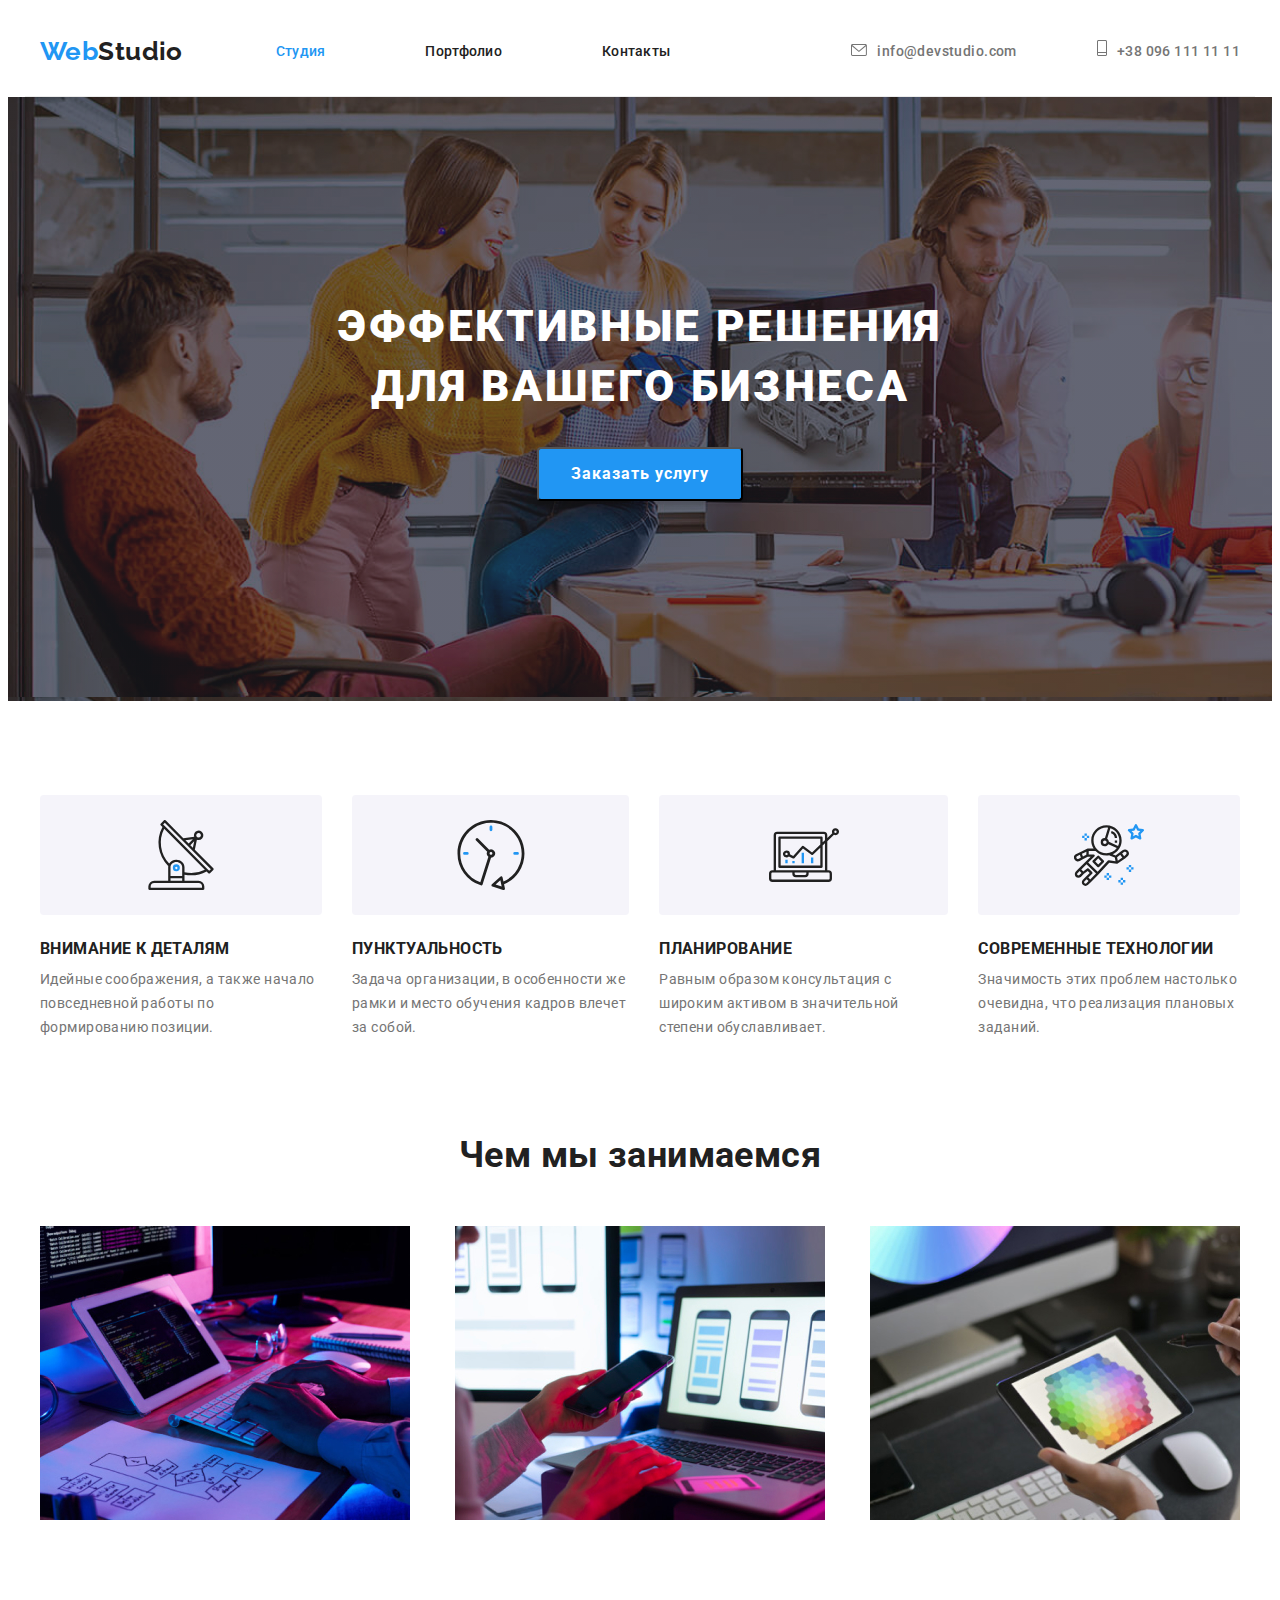
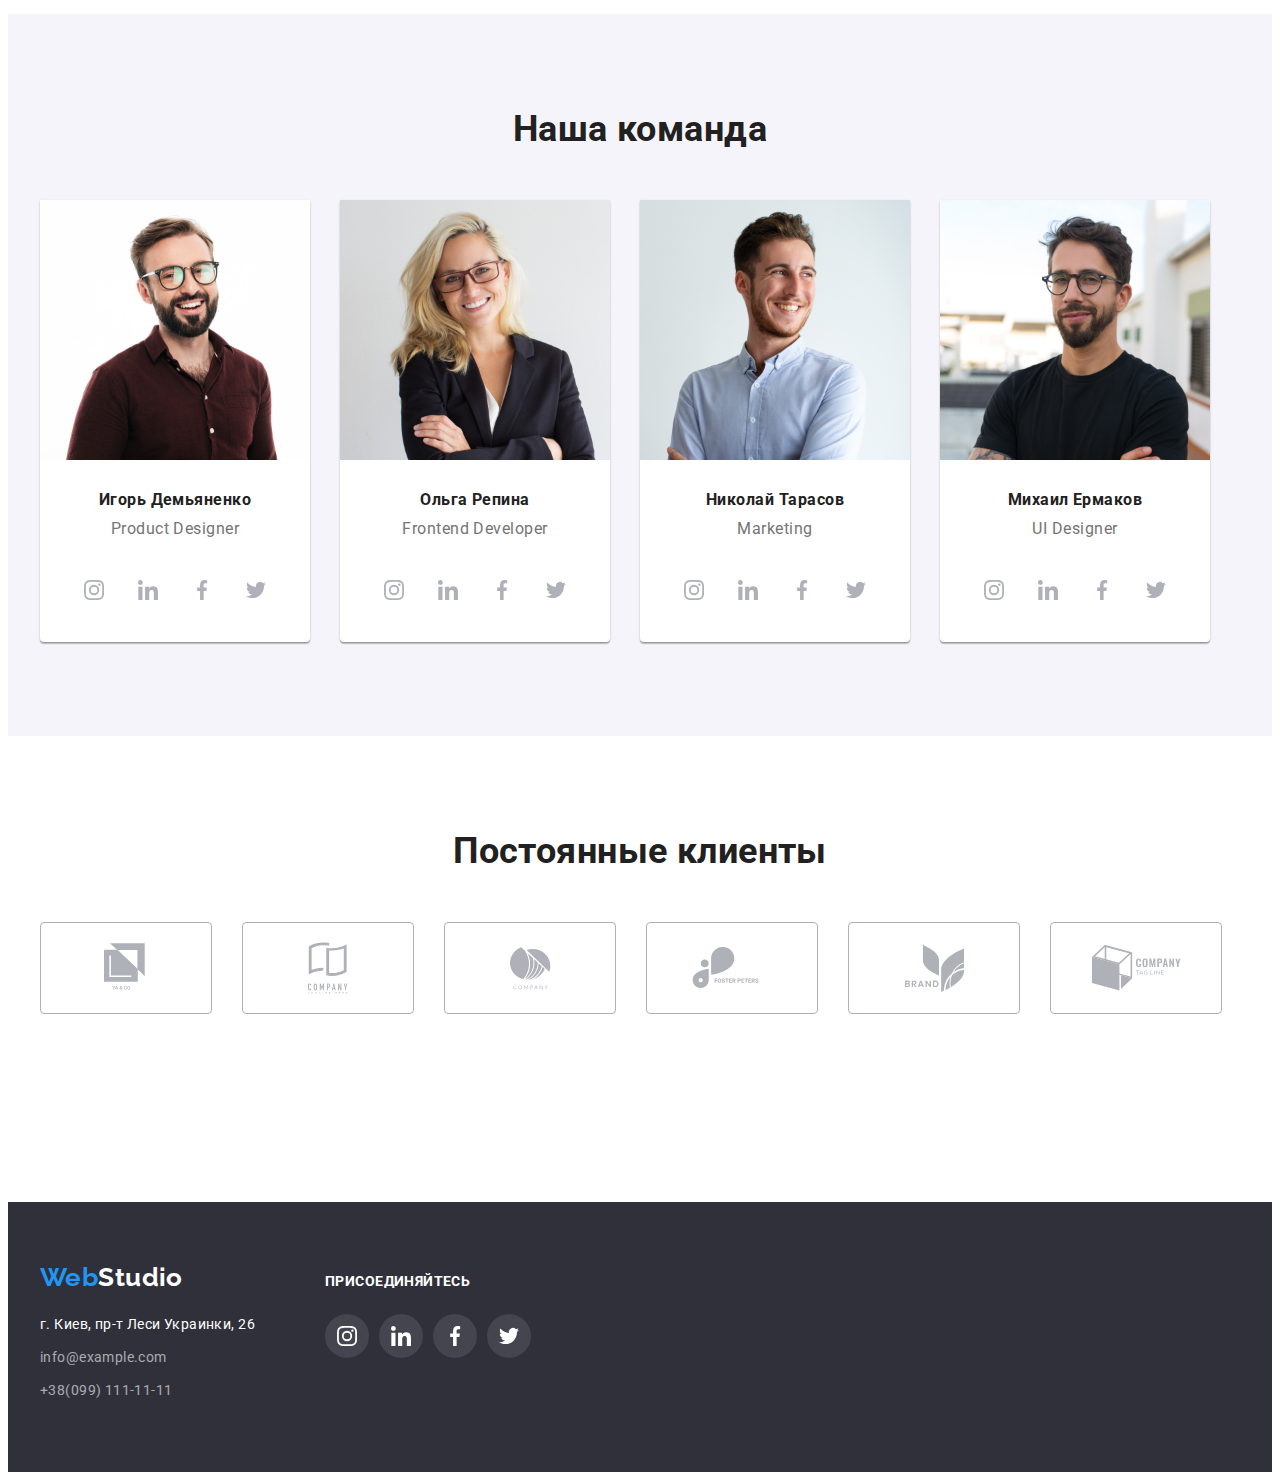
<file: index.html>
<!DOCTYPE html>
<html lang="ru">
  <head>
    <meta charset="UTF-8" />
    <meta name="viewport" content="width=device-width, initial-scale=1.0" />
    <title>Document</title>
    <link href="https://fonts.googleapis.com/css2?family=Roboto:wght@400;700;900&display=swap" rel="stylesheet">
    <link href="https://fonts.googleapis.com/css2?family=Raleway:wght@700&display=swap" rel="stylesheet">
    <link rel="stylesheet" href="https://cdnjs.cloudflare.com/ajax/libs/modern-normalize/1.0.0/modern-normalize.min.css" integrity="sha512-ISS7cAi1PEhQ8jnbJpJZMd29NlhNj4AWYyLOSp2CE/CsHxTCu+r+t0D2yoJudVrd0/8fTVPUVDzY5Tvli75u/g==" crossorigin="anonymous" />
    <link rel="stylesheet" href="./css/styles.css" />
  </head>

  <body>
  <header class="header">
   
 <div class="container header-container">
    <!--Навигация-->
     <nav class="navigation">
       <a href="./index.html" class="link">
      <p class="link logo" lang="en"><span class="logo-part">Web</span>Studio</p>
    </a>

    <ul class="site-nav list">
      <li class="menu-item"><a href="./index.html" class="link menu-link"><span class="current">Студия</span></a></li>
      <li class="menu-item"><a href="./portfolio.html" class="link menu-link">Портфолио</a></li>
      <li class="menu-item"><a href="#footer" class="link menu-link">Контакты</a></li>
    </ul>
    </nav> 
    
    <ul class="auth-nav list">
      <li class="menu-item"><a href="mailto:info@devstudio.com" class="link contact-link">
        <svg class="email-icon" width="16" height="12">
          <use xlink:href="./images/spritenew.svg#icon-envelope"></use>
        </svg>info@devstudio.com</a></li>
      <li class="menu-item"><a href="tel:380961111111" class="link contact-link">
        <svg class="email-icon" width="10" height="16"> 
          <use xlink:href="./images/spritenew.svg#icon-phone"></use>
        </svg>+38 096 111 11 11</a></li>
    </ul>
  
 </div>
</header>
 

    <main>
      <!--Секция-герой-->
      <section class="hero-section">
        <div class="container hero-container">
        <h1 class="hero-title">
          Эффективные решения
          для вашего бизнеса
        </h1>
        <button type="button" class="button">Заказать услугу</button>
        </div>
        </section>
      
      <!--Преимущества-->
      <section class="section about-section">
        <div class="container">
        <h2 class="section-title visually-hidden" >Преимущества</h2>
        <ul class="list feature">
          <li class="list-item icon-antenna">
            <h3 class="about-title">Внимание к деталям</h3>
            <p class="about-info">
              Идейные соображения, а также начало повседневной работы по
              формированию позиции.
            </p>
          </li>
          <li class="list-item icon-clock">
            <h3 class="about-title">Пунктуальность</h3>
            <p class="about-info">
              Задача организации, в особенности же рамки и место обучения кадров
              влечет за собой.
            </p>
          </li>
          <li class="list-item icon-diagram">
            <h3 class="about-title">Планирование</h3>
            <p class="about-info">
              Равным образом консультация с широким активом в значительной
              степени обуславливает.
            </p>
          </li>
          <li class="list-item icon-astronaut">
            <h3 class="about-title">Современные технологии</h3>
            <p class="about-info">
              Значимость этих проблем настолько очевидна, что реализация
              плановых заданий.
            </p>
          </li>
        </ul>
        </div>
      </section>
    

    <!--Чем мы занимаемся-->
      <section class="section about-section about">
        <div class="container">
        <h2 class="section-title">Чем мы занимаемся</h2>
        <ul class="list">
          <li class="list-item">
            <img
              src="./images/box1.jpg"
              alt="планшет и клавиатура человек работает"
              width="370"
            />
          </li>
          <li class="list-item">
            <img
              src="./images/box2.jpg"
              alt="телефон и ноутбук человек за работой"
              width="370"
            />
          </li>
          <li class="list-item">
            <img
              src="./images/box3.jpg"
              alt="планшет с красочной картинкой человек рисует с помощью стилуса"
              width="370"
            />
          </li>
        </ul>
       </div>
      </section>
    
      

      <!-- Наша команда-->
      <section class="section team">
        <div class="container">
        <h2 class="section-title">Наша команда</h2>
        <ul class="list">
          <li class="team-item">
            <img
              src="./images/teamcard1.jpg"
              alt="Дизайнер мужчина в бордовой рубашке"
              width="270"
              height="260"
            />
            <h3 class="team-title">Игорь Демьяненко</h3>
            <p class="team-position">Product Designer</p>
            <ul class="list social-box">
              <li class="social-list">
                  <a href="" class="socialmedia">
                      <svg class="socialmedia-icon">
                          <use xlink:href="./images/spritenew.svg#icon-instagram">
                          </use>
                      </svg></a>
              </li>

              <li class="social-list">
                  <a href="" class="socialmedia">
                      <svg class="socialmedia-icon">
                          <use xlink:href="./images/spritenew.svg#icon-twitter">
                          </use>
                      </svg></a>
              </li>

              <li class="social-list">
                  <a href="" class="socialmedia">
                      <svg class="socialmedia-icon">
                          <use xlink:href="./images/spritenew.svg#icon-facebook">
                          </use>
                      </svg></a>
              </li>

              <li class="social-list">
                  <a href="" class="socialmedia">
                      <svg class="socialmedia-icon">
                          <use xlink:href="./images/spritenew.svg#icon-linkedin">
                          </use>
                      </svg></a>
              </li>
          </ul> 
          </li>

          <li class="team-item">
            <img
              src="./images/teamcard2.jpg"
              alt="Фронэнд девелопер женщина"
              width="270"
              height="260"
            
            />
            <h3 class="team-title">Ольга Репина</h3>
            <p class="team-position">Frontend Developer</p>
            <ul class="list social-box">
              <li class="social-list">
                  <a href="" class="socialmedia">
                      <svg class="socialmedia-icon">
                          <use xlink:href="./images/spritenew.svg#icon-instagram">
                          </use>
                      </svg></a>
              </li>

              <li class="social-list">
                  <a href="" class="socialmedia">
                      <svg class="socialmedia-icon">
                          <use xlink:href="./images/spritenew.svg#icon-twitter">
                          </use>
                      </svg></a>
              </li>

              <li class="social-list">
                  <a href="" class="socialmedia">
                      <svg class="socialmedia-icon">
                          <use xlink:href="./images/spritenew.svg#icon-facebook">
                          </use>
                      </svg></a>
              </li>
              
              <li class="social-list">
                  <a href="" class="socialmedia">
                      <svg class="socialmedia-icon">
                          <use xlink:href="./images/spritenew.svg#icon-linkedin">
                          </use>
                      </svg></a>
              </li>
          </ul> 
          </li>

          <li class="team-item">
            <img
              src="./images/teamcard3.jpg"
              alt="Маркетолог мужчина в голубой рубашке"
              width="270"
              height="260"
            
            />
            <h3 class="team-title">Николай Тарасов</h3>
            <p class="team-position">Marketing</p>
            <ul class="list social-box">
              <li class="social-list">
                  <a href="" class="socialmedia">
                      <svg class="socialmedia-icon">
                          <use xlink:href="./images/spritenew.svg#icon-instagram">
                          </use>
                      </svg></a>
              </li>

              <li class="social-list">
                  <a href="" class="socialmedia">
                      <svg class="socialmedia-icon">
                          <use xlink:href="./images/spritenew.svg#icon-twitter">
                          </use>
                      </svg></a>
              </li>

              <li class="social-list">
                  <a href="" class="socialmedia">
                      <svg class="socialmedia-icon">
                          <use xlink:href="./images/spritenew.svg#icon-facebook">
                          </use>
                      </svg></a>
              </li>
              
              <li class="social-list">
                  <a href="" class="socialmedia">
                      <svg class="socialmedia-icon">
                          <use xlink:href="./images/spritenew.svg#icon-linkedin">
                          </use>
                      </svg></a>
              </li>
          </ul> 
          </li>

          <li class="team-item">
            <img
              src="./images/teamcard4.jpg"
              alt="UI Дизайнер мужчина в черной футболке"
              width="270"
              height="260"
            
            />
            <h3 class="team-title">Михаил Ермаков</h3>
            <p class="team-position">UI Designer</p>
            <ul class="list social-box">
              <li class="social-list">
                  <a href="" class="socialmedia">
                      <svg class="socialmedia-icon">
                          <use xlink:href="./images/spritenew.svg#icon-instagram">
                          </use>
                      </svg></a>
              </li>

              <li class="social-list">
                  <a href="" class="socialmedia">
                      <svg class="socialmedia-icon">
                          <use xlink:href="./images/spritenew.svg#icon-twitter">
                          </use>
                      </svg></a>
              </li>

              <li class="social-list">
                  <a href="" class="socialmedia">
                      <svg class="socialmedia-icon">
                          <use xlink:href="./images/spritenew.svg#icon-facebook">
                          </use>
                      </svg></a>
              </li>
              
              <li class="social-list">
                  <a href="" class="socialmedia">
                      <svg class="socialmedia-icon">
                          <use xlink:href="./images/spritenew.svg#icon-linkedin">
                          </use>
                      </svg></a>
              </li>
          </ul> 
          </li>
        </ul>
      </div>
      </section>

    <!--Постоянные клиенты-->
      <section class="section">
        <div class="container">
          <h3 class="section-title">Постоянные клиенты</h3>
          <ul class="list clients-box">

            <li class="list-item">
              <a href="" class="clients-logo" target="_blank" rel="noopener noreferer">
              <svg width="45" height="50">
                <use xlink:href="./images/spritenew.svg#icon-logo1"></use>
              </svg></a>
            </li>

            <li class="list-item">
              <a href="" class="clients-logo" target="_blank" rel="noopener noreferer">
              <svg width="40" height="52">
              <use xlink:href="./images/spritenew.svg#icon-logo2"></use>
            </svg></a>
            </li>
            <li class="list-item">
              <a href="" class="clients-logo" target="_blank" rel="noopener noreferer">
              <svg width="41" height="43">
              <use xlink:href="./images/spritenew.svg#icon-logo3"></use>
            </svg></a>
              
            </li>
            <li class="list-item">
              <a href="" class="clients-logo" target="_blank" rel="noopener noreferer">
              <svg width="80" height="42">
              <use xlink:href="./images/spritenew.svg#icon-logo4"></use>
            </svg></a>
              
            </li>
            <li class="list-item">
              <a href="" class="clients-logo" target="_blank" rel="noopener noreferer">
              <svg width="59" height="47">
              <use xlink:href="./images/spritenew.svg#icon-logo5"></use>
            </svg></a>
              
            </li>
            <li class="list-item">
              <a href="" class="clients-logo" target="_blank" rel="noopener noreferer">
              <svg width="89" height="46">
              <use xlink:href="./images/spritenew.svg#icon-logo6"></use>
            </svg></a>
              
            </li>
          </ul>
        </div>
        
      </section>
    
    </main>

    <!--Подвал сайта--> 
     <footer class="dark-background footer-box" id="footer">
      <div class="container footer-container">
      <div>
        <!--Логотип-->
        <a href="./index.html" class="link"> </a>
        <p class="link footer-logo" lang="en"><span class="logo-part">Web</span>Studio</p>
  
       <!--Адрес-->
      <address class="footer-address">
        <ul class="list">
        <li>
          <p class="link">г. Киев, пр-т Леси Украинки, 26</p>
        </li>
         <li class="footer-contacts">
           <a class="link list" href="mailto:info@example.com">info@example.com</a>
          </li> 
         <li class="footer-contacts"> 
           <a class="link list" href="tel:+380991111111">+38(099) 111-11-11</a>
          </li>
        </ul>

      </address>
    </div>
        

      <!--Присоединяйтесь-->
      
      <div class="join-us">
        <h3 class="title-join-us">Присоединяйтесь</h3>
        <ul class="list social-box-footer">
          <li class="social-list">
            <a href="https://instagram.com" class="socialmedia footer">
              <svg class="socialmedia-icon">
              <use xlink:href="./images/spritenew.svg#icon-instagram"></use>
          </svg></a>
          </li>
          
          <li class="social-list">
            <a href="https://twitter.com" class="socialmedia footer">
              <svg class="socialmedia-icon">
              <use xlink:href="./images/spritenew.svg#icon-twitter"></use>
          </svg></a>
          </li>
  
          <li class="social-list"> 
            <a href="https://facebook.com" class="socialmedia footer">
              <svg class="socialmedia-icon">
              <use xlink:href="./images/spritenew.svg#icon-facebook"></use>
          </svg></a>
          </li>
  
          <li class="social-list">
            <a href="https://linkedin.com" class="socialmedia footer">
              <svg class="socialmedia-icon">
              <use xlink:href="./images/spritenew.svg#icon-linkedin"></use>
          </svg></a>
          </li>
        </ul>
  
      </div>
    </div>

    </footer>
  </body>
</html>
</file>
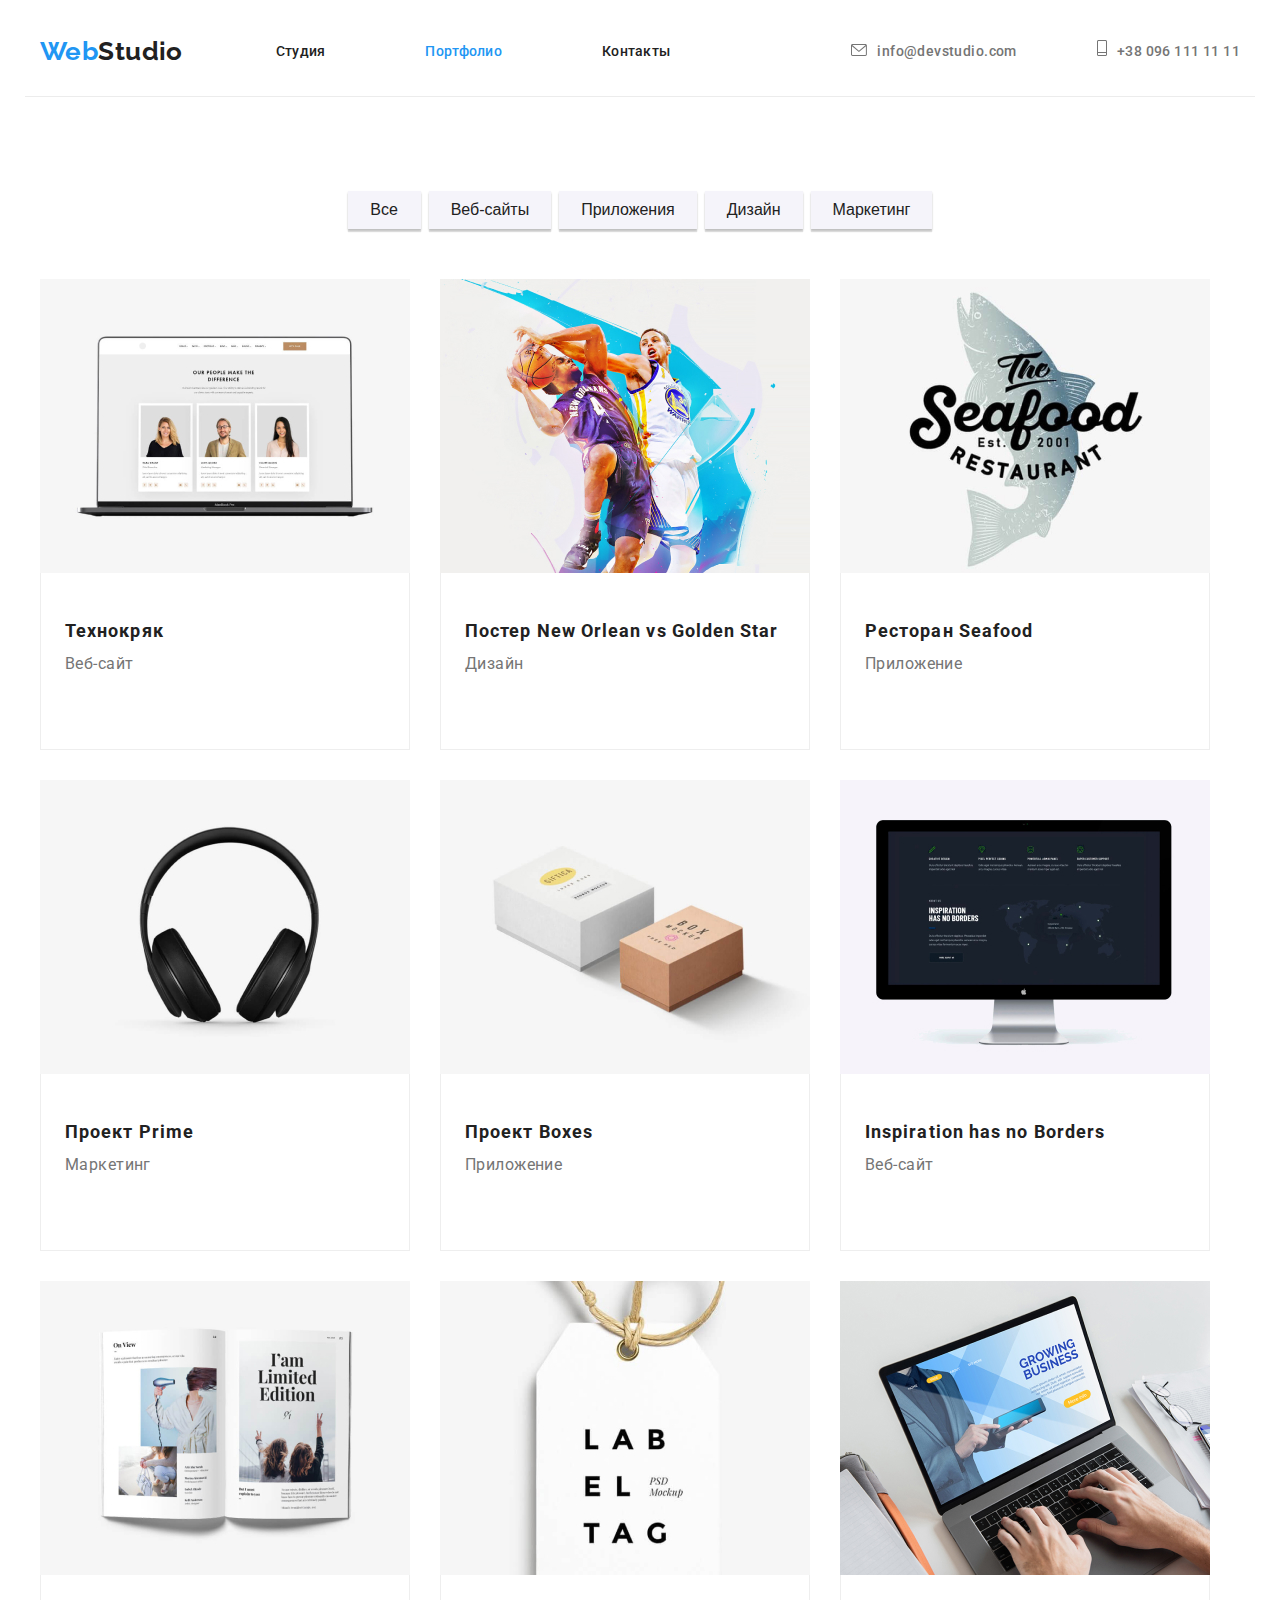
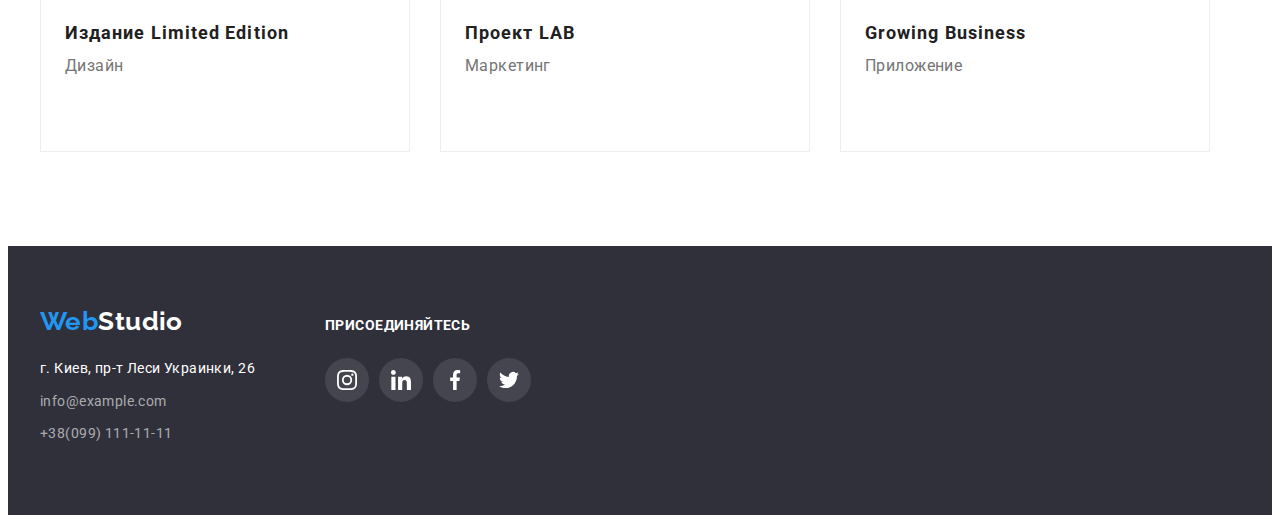
<file: portfolio.html>
<!DOCTYPE html>
<html lang="ru">
<head>
    <meta charset="UTF-8">
    <meta name="viewport" content="width=device-width, initial-scale=1.0">
    <title>Portfolio</title>
    <link href="https://fonts.googleapis.com/css2?family=Roboto:wght@400;700;900&display=swap" rel="stylesheet">
    <link href="https://fonts.googleapis.com/css2?family=Raleway:wght@700&display=swap" rel="stylesheet">
    <link rel="stylesheet" href="https://cdnjs.cloudflare.com/ajax/libs/modern-normalize/1.0.0/modern-normalize.min.css" integrity="sha512-ISS7cAi1PEhQ8jnbJpJZMd29NlhNj4AWYyLOSp2CE/CsHxTCu+r+t0D2yoJudVrd0/8fTVPUVDzY5Tvli75u/g==" crossorigin="anonymous" />
    <link rel="stylesheet" href="./css/styles.css" />
</head>
<body>
    <header class="header">
   
        <div class="container header-container">
           <!--Навигация-->
            <nav class="navigation">
              <a href="./index.html" class="link">
             <p class="link logo" lang="en"><span class="logo-part">Web</span>Studio</p>
           </a>
       
           <ul class="site-nav list">
             <li class="menu-item"><a href="./index.html" class="link menu-link">Студия</a></li>
             <li class="menu-item"><a href="./portfolio.html" class="link menu-link"><span class="current">Портфолио</span></a></li>
             <li class="menu-item"><a href="#footer" class="link menu-link">Контакты</a></li>
           </ul>
           </nav> 
           
           <ul class="auth-nav list">
             <li class="menu-item"><a href="mailto:info@devstudio.com" class="link contact-link">
               <svg class="email-icon" width="16" height="12">
                 <use xlink:href="./images/spritenew.svg#icon-envelope"></use>
               </svg>info@devstudio.com</a></li>
             <li class="menu-item"><a href="tel:380961111111" class="link contact-link">
               <svg class="email-icon" width="10" height="16"> 
                 <use xlink:href="./images/spritenew.svg#icon-phone"></use>
               </svg>+38 096 111 11 11</a></li>
           </ul>
         
        </div>
       </header>
      
    <main>
       
    <section class="our-projects">
        <div class="container container-top">
            
     <!--Кнопки для разделов-->
        
            <h1 class="visually-hidden">Кнопки навигации для разделов</h1>
            <ul class="list filter-box">
                   <li class="item"><button type="button" class="link filter-button">Все</button></li>
                   <li class="item"><button type="button" class="link filter-button">Веб-сайты</button></li>
                   <li class="item"><button type="button" class="link filter-button">Приложения</button></li>
                   <li class="item"><button type="button" class="link filter-button">Дизайн</button></li>
                   <li class="item"><button type="button" class="link filter-button">Маркетинг</button></li>
               </ul> 
        </div>
       
                
    <!--Наши проекты с фото-->
       <div class="container">
       <h2 class="visually-hidden">Наши проекты</h2>
     
       <ul class="list project-list">
            <li class="our-project-card">
                <a href=""><img src="./images/techno.jpg" alt="Фото сайта"></a>
                <div class="project-card-content">
                    <h3 class="title our-project-title">Технокряк</h3>
                    <p class="our-project-topic">Веб-сайт</p>
                </div>                        
            </li>

            <li class="our-project-card">
                <a href=""> <img src="./images/poster.jpg" alt="Постер с баскетболистами"></a>
                <div class="project-card-content">
                    <h3 class="title our-project-title">Постер New Orlean vs Golden Star</h3>
                    <p class="our-project-topic">Дизайн</p>
                </div>                        
            </li>

            <li class="our-project-card">
                <a href=""><img src="./images/seafood.jpg" alt="Лого ресторана"></a>
                <div class="project-card-content">
                    <h3 class="title our-project-title">Ресторан Seafood</h3>
                    <p class="our-project-topic">Приложение</p>
                </div>                        
            </li>

            <li class="our-project-card">
                <a href=""><img src="./images/prime.jpg" alt="Черные наушники"></a>
                <div class="project-card-content">
                    <h3 class="title our-project-title">Проект Prime</h3>
                    <p class="our-project-topic">Маркетинг</p>
                </div>                        
            </li>

            <li class="our-project-card">
                <a href=""><img src="./images/boxes.jpg" alt="Две коробки"></a>
                <div class="project-card-content">
                    <h3 class="title our-project-title">Проект Boxes</h3>
                    <p class="our-project-topic">Приложение</p>
                </div>                        
            </li>

            <li class="our-project-card">
                <a href=""><img src="./images/inspiration.jpg" alt="Монитор компьютера"></a>
                <div class="project-card-content">
                    <h3 class="title our-project-title">Inspiration has no Borders</h3>
                    <p class="our-project-topic">Веб-сайт</p>
                </div>                        
            </li>

            <li class="our-project-card">
                <a href=""><img src="./images/limited.jpg" alt="Журнал"></a>
                <div class="project-card-content">
                    <h3 class="title our-project-title">Издание Limited Edition</h3>
                    <p class="our-project-topic">Дизайн</p>
                </div>
            </li>

            <li class="our-project-card">
                <a href=""><img src="./images/lab.jpg" alt="Бирка на веревочке"></a>
                <div class="project-card-content">
                    <h3 class="title our-project-title">Проект LAB</h3>
                    <p class="our-project-topic">Маркетинг</p>
                </div>
            </li>

            <li class="our-project-card">
                <a href=""><img src="./images/business.jpg" alt="Человек печатает текст на ноутбуке"></a>
                <div class="project-card-content">
                    <h3 class="title our-project-title">Growing Business</h3>
                    <p class="our-project-topic">Приложение</p>
                </div>
            </li>

        </ul>
    </div>
  
            
        </section>
    
</main>

    
    <!--Подвал сайта--> 
    <footer class="dark-background footer-box" id="footer">
        <div class="container footer-container">
        <div>
          <!--Логотип-->
          <a href="./index.html" class="link"> </a>
          <p class="link footer-logo" lang="en"><span class="logo-part">Web</span>Studio</p>
    
         <!--Адрес-->
        <address class="footer-address">
          <ul class="list">
          <li>
            <p class="link">г. Киев, пр-т Леси Украинки, 26</p>
          </li>
           <li class="footer-contacts">
             <a id="email" class="link list" href="mailto:info@example.com">info@example.com</a>
            </li> 
           <li class="footer-contacts"> 
             <a id="tel" class="link list" href="tel:+380991111111">+38(099) 111-11-11</a>
            </li>
          </ul>
  
        </address>
      </div>
          
  
        <!--Присоединяйтесь-->
        
        <div class="join-us">
          <h3 class="title-join-us">Присоединяйтесь</h3>
          <ul class="list social-box-footer">
            <li class="social-list">
              <a href="https://instagram.com" class="socialmedia footer">
                <svg class="socialmedia-icon">
                <use xlink:href="./images/spritenew.svg#icon-instagram"></use>
            </svg></a>
            </li>
            
            <li class="social-list">
              <a href="https://twitter.com" class="socialmedia footer">
                <svg class="socialmedia-icon">
                <use xlink:href="./images/spritenew.svg#icon-twitter"></use>
            </svg></a>
            </li>
    
            <li class="social-list"> 
              <a href="https://facebook.com" class="socialmedia footer">
                <svg class="socialmedia-icon">
                <use xlink:href="./images/spritenew.svg#icon-facebook"></use>
            </svg></a>
            </li>
    
            <li class="social-list">
              <a href="https://linkedin.com" class="socialmedia footer">
                <svg class="socialmedia-icon">
                <use xlink:href="./images/spritenew.svg#icon-linkedin"></use>
            </svg></a>
            </li>
          </ul>
    
        </div>
      </div>
  
      </footer>
     
       
</body>
</html>
</file>
<file: css/styles.css>
:root {
  --main-text-color: #757575;
  --accent-color: #2196f3;
  --title-color: #212121;
  --white: #ffffff;
  --dark-background: #2f303a;
  --footer-contacts: rgba(255, 255, 255, 0.6);
  --button: #f5f4fa;
  --icon-color: #afb1b8;
}

html {
  box-sizing: border-box;
}

body {
  font-family: "Roboto", sans-serif;
  font-size: 14px;
  line-height: 1.71;
  letter-spacing: 0.03em;
  color: var(--main-text-color);
  background-color: var(--white);
}

address {
  font-style: normal;
}

img {
  display: block;
  max-width: 100%;
  height: auto;
}
h1,
h2,
h3,
p {
  margin: 0;
}

p {
  margin-bottom: 50px;
}

/*Скрытые заголовки*/
.visually-hidden {
  position: absolute !important;
  clip: rect(1px 1px 1px 1px);
  clip: rect(1px, 1px, 1px, 1px);
  padding: 0 !important;
  border: 0 !important;
  height: 1px !important;
  width: 1px !important;
  overflow: hidden;
}

/*Контейнер для секций НЕ ТРОГАТЬ БОЛЬШЕ*/
.container {
  width: 1200px;
  padding-left: 15px;
  padding-right: 15px;
  margin-right: auto;
  margin-left: auto;
}

/*Список без маркеров*/
.list {
  margin: 0;
  padding: 0;
  list-style: none;
}

/*Ссылка*/
.link {
  color: var(--title-color);
  text-decoration: none;
}

.link:hover,
.link:focus {
  color: var(--accent-color);
  text-decoration: underline;
}

/*Header*/
.header {
  align-items: center;
  background-color: var(--white);
}

.header .logo {
  margin-right: 93px;
}

.header-container {
  display: flex;
  justify-content: flex-end;
  align-items: center;
  border-bottom: 1px solid #ececec;
}

/*Логотип*/
.logo {
  margin-bottom: 0;
  padding-top: 24px;
  padding-bottom: 25px;

  font-family: Raleway;
  font-style: normal;
  font-weight: bold;
  font-size: 26px;
  line-height: 1.19;
  color: var(--title-color);
}

.logo-part {
  color: var(--accent-color);
}

/* Навигация */
.navigation {
  display: flex;
  align-items: center;
  margin-right: auto;
}

/*Навигация сайта*/

.site-nav {
  display: inline-flex;
  margin-top: 32px;
  margin-bottom: 32px;
}

.menu-item:not(:last-child) {
  margin-right: 50px;
}

/*Применится ко всем, у которых есть сосед сверху*/
.site-nav .menu-item + .menu-item {
  margin-left: 50px;
}

.menu-link {
  font-weight: 500;
  line-height: 1.314;
  letter-spacing: 0.02em;
  color: var(--title-color);
}

/*Контакты*/
.auth-nav {
  display: inline-flex;
  margin-top: 32px;
  margin-bottom: 32px;
}

.email-icon {
  margin-right: 10px;
  fill: var(--main-text-color);
}

.auth-nav .contact-link {
  margin-left: 30px;
  font-weight: 500;
}

.auth-nav .link {
  padding-top: 32px;
  padding-bottom: 32px;
  color: var(--main-text-color);
}

.contact-link:hover,
.contact-link:focus {
  color: var(--accent-color);
}

.contact-link:hover .email-icon,
.contact-link:focus {
  fill: var(--accent-color);
}

.head-line {
  border-bottom: 1px solid var(--main-text-color);
}

/*Секция и заголовок секции*/
.section {
  padding-top: 94px;
  padding-bottom: 94px;

  font-weight: bold;
  line-height: 1.167;
}

.section-title {
  margin-bottom: 50px;
  color: var(--title-color);
  font-size: 36px;
  line-height: 1.17;
  text-align: center;
}

.flexbox {
  display: flex;
  justify-content: space-between;
}

/*Специальный синий выделитель для "студия" и "e-mail"*/
.current {
  color: var(--accent-color);
}

/*Секция героя*/
.hero-section {
  max-width: 1600px;
  margin-left: auto;
  margin-right: auto;
  background-image: linear-gradient(
      to right,
      rgba(47, 48, 58, 0.4),
      rgba(47, 48, 58, 0.4)
    ),
    url("../images/Img.jpg");
  background-color: var(--dark-background);
}
.hero-container {
  max-width: 690px;
  padding-top: 200px;
  padding-bottom: 200px;
  text-align: center;
  letter-spacing: 0.06em;
}
.hero-title {
  display: inline-block;
  margin-bottom: 30px;
  max-width: 696px;
  color: var(--white);
  font-size: 44px;
  font-weight: 900;
  line-height: 1.36;
  letter-spacing: 0.06em;
  text-transform: uppercase;
}

/*Кнопки*/

.button {
  display: inline-block;
  padding: 10px 32px;
  min-width: 200px;
  border-radius: 4px;
  box-shadow: 0px 4px 4px rgba(0, 0, 0, 0.15);
  font-family: inherit;
  font-weight: 700;
  font-size: 16px;
  line-height: 1.87;
  text-align: center;
  letter-spacing: 0.06em;
  color: var(--white);
  background-color: var(--accent-color);
}

.button:hover,
.button:focus {
  color: var(--white);
  background-color: var(--accent-color);
}

/*Бэкграунд*/
.dark-background {
  background: var(--dark-background);
  color: var(--white);
}

/*Преимущества*/
.section .about-section {
  padding-left: 0;
  padding-right: 0;
}

.about-section .list {
  display: flex;
  justify-content: space-between;
}

.about-section .li-item {
  flex-basis: calc(100% / 4 - 30px);
}

.list-item {
  width: cal(100% - 90px) / 4;
}

.list-item:not(:last-child) {
  margin-right: 30px;
}

.about-section {
  justify-content: space-between;
  background-color: var(--white);
}

/*Обнуляем в .about верхний паддинг*/
.about {
  padding-top: 0;
}

.about-title {
  margin-bottom: 10px;

  font-weight: bold;
  line-height: 1.14;
  color: var(--title-color);
  text-transform: uppercase;
}

.about-info {
  margin-bottom: 0;
  display: inline-block;
  line-height: 1.71;
  font-weight: normal;
  color: #757575;
}

.about-info:not(:last-child) {
  margin-right: 30px;
}

/*Следующие свойства для иконок в Преимущества*/
.feature > .list-item::before {
  display: block;
  content: "";
  height: 120px;
  margin-bottom: 25px;
  background-size: auto;
  background-repeat: no-repeat;
  background-position: center;
  background-color: var(--button);
  border-radius: 4px;
}

.icon-antenna::before {
  background-image: url(../images/icon/antenna.svg);
}
.icon-clock::before {
  background-image: url(../images/icon/clock.svg);
}
.icon-diagram::before {
  background-image: url(../images/icon/diagram.svg);
}
.icon-astronaut::before {
  background-image: url(../images/icon/astronaut.svg);
}

/*Наша команда*/
.team {
  padding-left: 0;
  padding-right: 0;
  padding-top: 94px;
  padding-bottom: 94px;
  background-color: var(--button);
  color: var(--title-color);
  width: auto;
}

.team .list {
  display: flex;
}

.team-item {
  text-align: center;
  background-color: var(--white);
}

.team-item {
  background: var(--white);
  box-shadow: 0px 1px 3px rgba(0, 0, 0, 0.12), 0px 1px 1px rgba(0, 0, 0, 0.14),
    0px 2px 1px rgba(0, 0, 0, 0.2);
  border-radius: 0px 0px 4px 4px;
}

.team .team-item + .team-item {
  margin-left: 30px;
}

.team h3 {
  font-size: 16px;
  line-height: 1.187;
  text-align: center;
  letter-spacing: 0.03em;
  margin-top: 30px;
  margin-bottom: 10px;
  font-style: normal;
}

.team p {
  color: var(--main-text-color);
  font-size: 16px;
  font-weight: normal;
  line-height: 1.19;
  text-align: center;
  letter-spacing: 0.03em;
  margin-bottom: 30px;
}

.social-box {
  display: flex;
  padding-left: 32px;
  padding-right: 32px;
  margin-top: 16px;
}

.social-list:not(:last-child) {
  margin-right: 10px;
}

.socialmedia {
  display: inline-flex;
  width: 44px;
  height: 44px;
  justify-content: center;
  align-items: center;
  margin-bottom: 30px;
  border-radius: 50%;
  background-size: 20px;
  background-repeat: no-repeat;
  fill: var(--icon-color);
}

.socialmedia-icon {
  width: 20px;
  height: 20px;
}

.socialmedia:hover {
  background-color: var(--accent-color);
  fill: var(--white);
}

/*Клиенты*/
.clients-box {
  display: flex;
}

.clients-box .item:not(:last-child) {
  margin-right: 30px;
}

.clients-logo {
  display: inline-flex;
  align-items: center;
  justify-content: center;
  width: 170px;
  height: 90px;
  border: 1px solid var(--icon-color);
  border-radius: 4px;
  fill: var(--icon-color);
}

.clients-logo:hover {
  fill: var(--accent-color);
  border: 1px solid var(--accent-color);
}

/*Футер*/
.footer-box {
  background-color: var(--dark-background);
}

.footer-logo {
  margin-bottom: 20px;
  font-family: Raleway;
  font-style: normal;
  font-weight: bold;
  font-size: 26px;
  line-height: 1.19;

  color: var(--white);
}

.footer-address {
  font-weight: 400;
  text-align: left;
}

.footer-address .link {
  color: var(--white);
  margin-bottom: 9px;
  display: inline-block;
  font-style: normal;
}

.footer-contacts .link {
  color: var(--footer-contacts);
}

.footer-container {
  display: flex;
  align-items: baseline;
  margin-top: 94px;
  padding-top: 60px;
  padding-bottom: 60px;
}

/*Присоединяйтесь*/
.join-us {
  margin-left: 70px;
}

.title-join-us {
  font-weight: 700;
  font-size: 14px;
  text-transform: uppercase;
  color: var(--white);
  margin-bottom: 20px;
}

.social-box-footer {
  display: flex;
}

.footer {
  background: rgba(255, 255, 255, 0.1);
  fill: var(--white);
}

/*Секция Filter*/
.container .container-top {
  max-width: 1200px;
}

.filter-box {
  display: flex;
  justify-content: center;
  margin-bottom: 50px;
}

.filter-box .item {
  display: inline-block;
  align-items: center;
}

.item {
  font-style: normal;
  font-weight: 500;
  font-size: 16px;
  line-height: 1.62;

  text-align: center;
  letter-spacing: 0.03em;
}

.filter-box .item:not(:last-child) {
  margin-right: 8px;
}

.filter-button {
  padding: 6px 22px;
  color: var(--title-color);
  background: #f5f4fa;
  font-weight: 500;
  font-size: 16px;
  line-height: 1.625;
  min-width: 73px;
  border: none;
  box-shadow: 0px 3px 1px rgba(0, 0, 0, 0.1), 0px 1px 2px rgba(0, 0, 0, 0.08),
    0px 2px 2px rgba(0, 0, 0, 0.12);
}

.filter-button:hover,
.filter-button:focus {
  background-color: var(--button);
  color: var(--title-color);
  border: 1px solid var(--accent-color);
}

/*Карточки*/
.our-projects {
  padding-top: 94px;
}

.project-list {
  display: flex;
  flex-wrap: wrap;
}

.our-project-card:not(:nth-child(3n)) {
  margin-right: 30px;
}

.our-project-card:not(:nth-last-child(-n + 3)) {
  margin-bottom: 30px;
}

.our-project-card:hover,
.our-project-card:focus {
  box-shadow: 0px 1px 1px rgba(0, 0, 0, 0.12), 0px 4px 4px rgba(0, 0, 0, 0.06),
    1px 4px 6px rgba(0, 0, 0, 0.16);
}

.project-card-content {
  border-right: 1px solid #eeeeee;
  border-bottom: 1px solid #eeeeee;
  border-left: 1px solid #eeeeee;
  padding: 20px 24px;
}

.our-project-title {
  margin-top: 20px;
  font-size: 18px;
  line-height: 2;
  letter-spacing: 0.06em;
  color: var(--title-color);
}

.our-project-topic {
  font-size: 16px;
  line-height: 1.87;
}
</file>
